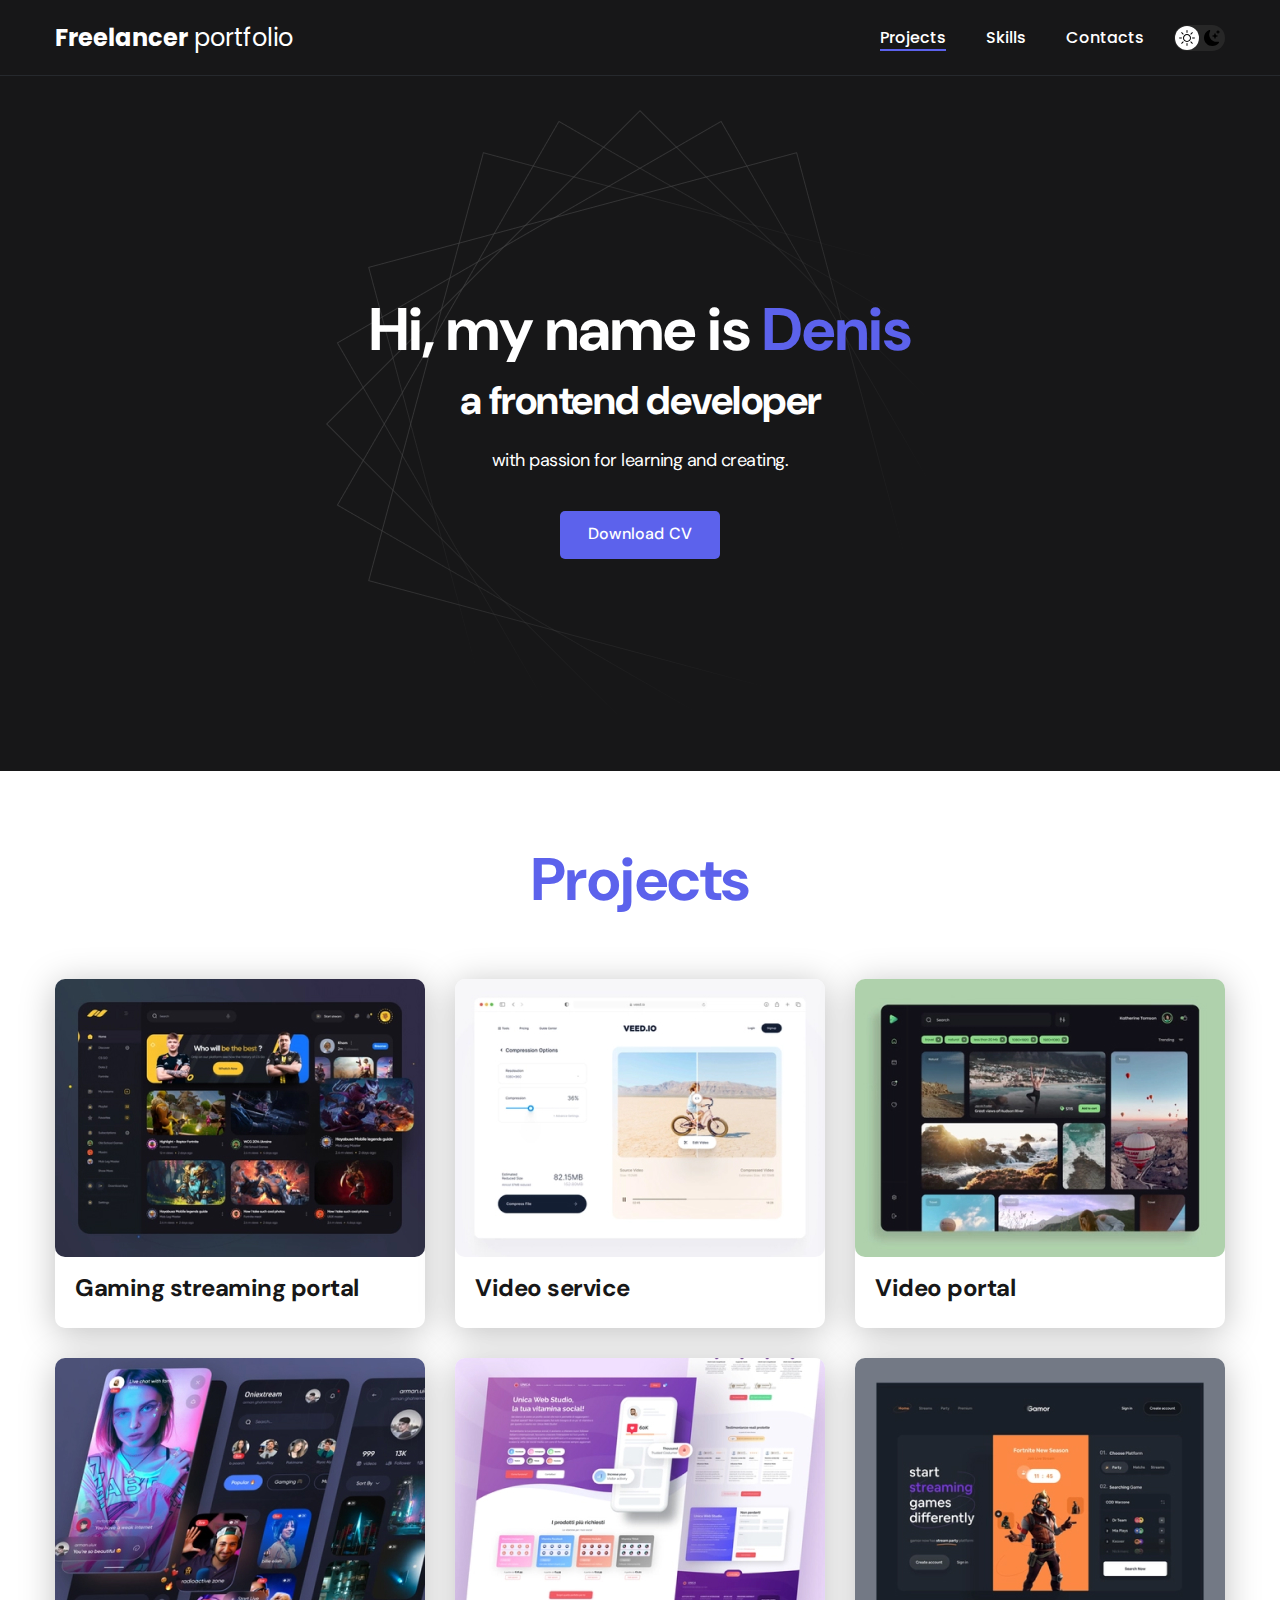
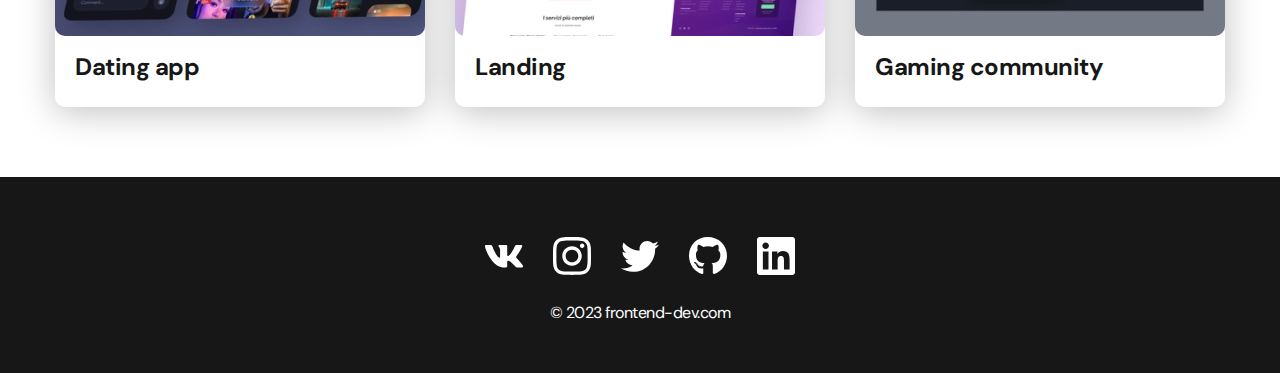
<file: index.html>
<!DOCTYPE html>
<html lang="en">
<head>
    <meta charset="UTF-8">
    <meta name="viewport" content="width=device-width, initial-scale=1.0">
    <title>Freelancer Portfolio</title>
    <link rel="stylesheet" href="./css/main.css">
</head>
<body>
    <nav class="nav">
        <div class="container">
            <div class="nav-row">
                <a href="./index.html" class="logo"><strong>Freelancer</strong> portfolio</a>

                <button class="dark-mode-btn">
                    <img src="./img/icons/sun.svg" alt="Light mode" class="dark-mode-btn__icon">
                    <img src="./img/icons/moon.svg" alt="Dark mode" class="dark-mode-btn__icon">
                </button>

                <ul class="nav-list">
                    <li class="nav-list__item"><a href="./index.html" class="nav-list__link nav-list__link--active">Projects</a></li>
                    <li class="nav-list__item"><a href="./skills.html" class="nav-list__link">Skills</a></li>
                    <li class="nav-list__item"><a href="./contacts.html" class="nav-list__link">Contacts</a></li>
                </ul>
            </div>
        </div>
    </nav>

    <header class="header">
        <div class="header__wrapper">
            <h1 class="header__title">
                <strong>Hi, my name is <em>Denis</em></strong><br>
                a frontend developer
            </h1>
            <div class="header__text">
                <p>with passion for learning and creating.</p>
            </div>
            <a href="#!" class="btn">Download CV</a>
        </div>
    </header>

    <main class="section">
        <div class="container">
            <h2 class="title-1">Projects</h2>
            <ul class="projects">
                <li class="project">
                    <a href="./project-page.html">
                        <img src="./img/projects/01.jpg" alt="Project img" class="project__img">
                        <h3 class="project__title">Gaming streaming portal</h3>
                    </a>
                </li>
                <li class="project">
                    <a href="./project-page.html">
                        <img src="./img/projects/02.jpg" alt="Project img" class="project__img">
                        <h3 class="project__title">Video service</h3>
                    </a>
                </li>
                <li class="project">
                    <a href="./project-page.html">
                        <img src="./img/projects/03.jpg" alt="Project img" class="project__img">
                        <h3 class="project__title">Video portal</h3>
                    </a>
                </li>
                <li class="project">
                    <img src="./img/projects/04.jpg" alt="Project img" class="project__img">
                    <h3 class="project__title">Dating app</h3>
                </li>
                <li class="project">
                    <img src="./img/projects/05.jpg" alt="Project img" class="project__img">
                    <h3 class="project__title">Landing</h3>
                </li>
                <li class="project">
                    <img src="./img/projects/06.jpg" alt="Project img" class="project__img">
                    <h3 class="project__title">Gaming community</h3>
                </li>
            </ul>
        </div>
    </main>

    <footer class="footer">
        <div class="container">
            <div class="footer__wrapper">
                <ul class="social">
                    <li class="social__item">
                        <a href="#!"><img src="./img/icons/vk.svg" alt="link"></a>
                    </li>
                    <li class="social__item">
                        <a href="#!"><img src="./img/icons/instagram.svg" alt="link"></a>
                    </li>
                    <li class="social__item">
                        <a href="#!"><img src="./img/icons/twitter.svg" alt="link"></a>
                    </li>
                    <li class="social__item">
                        <a href="#!"><img src="./img/icons/gitHub.svg" alt="link"></a>
                    </li>
                    <li class="social__item">
                        <a href="#!"><img src="./img/icons/linkedIn.svg" alt="link"></a>
                    </li>
                </ul>
                <div class="copyright">
                    <p>© 2023 frontend-dev.com</p>
                </div>
            </div>
        </div>
    </footer>

    <script src="./js/main.js"></script>

</body>
</html>
</file>
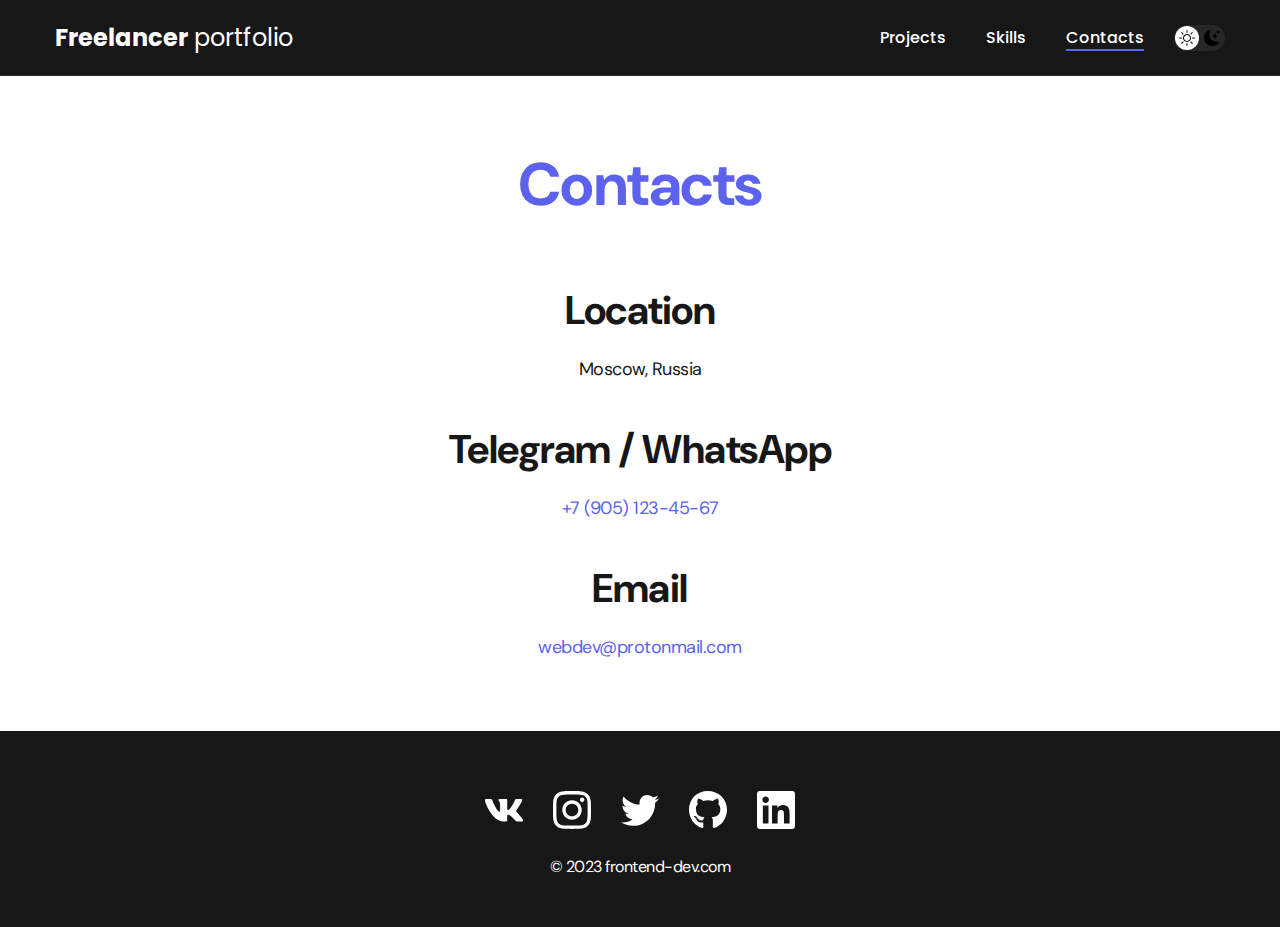
<file: contacts.html>
<!DOCTYPE html>
<html lang="en">
<head>
    <meta charset="UTF-8">
    <meta name="viewport" content="width=device-width, initial-scale=1.0">
    <title>Freelancer Portfolio</title>
    <link rel="stylesheet" href="./css/main.css">
</head>
<body>
    <nav class="nav">
        <div class="container">
            <div class="nav-row">
                <a href="./index.html" class="logo"><strong>Freelancer</strong> portfolio</a>
                <button class="dark-mode-btn">
                    <img src="./img/icons/sun.svg" alt="Light mode" class="dark-mode-btn__icon">
                    <img src="./img/icons/moon.svg" alt="Dark mode" class="dark-mode-btn__icon">
                </button>
                <ul class="nav-list">
                    <li class="nav-list__item"><a href="./index.html" class="nav-list__link">Projects</a></li>
                    <li class="nav-list__item"><a href="./skills.html" class="nav-list__link">Skills</a></li>
                    <li class="nav-list__item"><a href="./contacts.html" class="nav-list__link nav-list__link--active">Contacts</a></li>
                </ul>
            </div>
        </div>
    </nav>

    <main class="section">
        <div class="container">  
            <h1 class="title-1">Contacts</h1>

            <ul class="content-list">
                <li class="content-list__item">
                    <h2 class="title-2">Location</h2>
                    <p>Moscow, Russia</p>
                </li>
                <li class="content-list__item">
                    <h2 class="title-2">Telegram / WhatsApp</h2>
                    <p><a href="tel:+79081234567">+7 (905) 123-45-67</a></p>
                </li>
                <li class="content-list__item">
                    <h2 class="title-2">Email</h2>
                    <p><a href="mailto:webdev@protonmail.com">webdev@protonmail.com</a></p>
                </li>
            </ul>
        </div>
    </main>

    <footer class="footer">
        <div class="container">
            <div class="footer__wrapper">
                <ul class="social">
                    <li class="social__item">
                        <a href="#!"><img src="./img/icons/vk.svg" alt="link"></a>
                    </li>
                    <li class="social__item">
                        <a href="#!"><img src="./img/icons/instagram.svg" alt="link"></a>
                    </li>
                    <li class="social__item">
                        <a href="#!"><img src="./img/icons/twitter.svg" alt="link"></a>
                    </li>
                    <li class="social__item">
                        <a href="#!"><img src="./img/icons/gitHub.svg" alt="link"></a>
                    </li>
                    <li class="social__item">
                        <a href="#!"><img src="./img/icons/linkedIn.svg" alt="link"></a>
                    </li>
                </ul>
                <div class="copyright">
                    <p>© 2023 frontend-dev.com</p>
                </div>
            </div>
        </div>
    </footer>

    <script src="./js/main.js"></script>

</body>
</html>
</file>
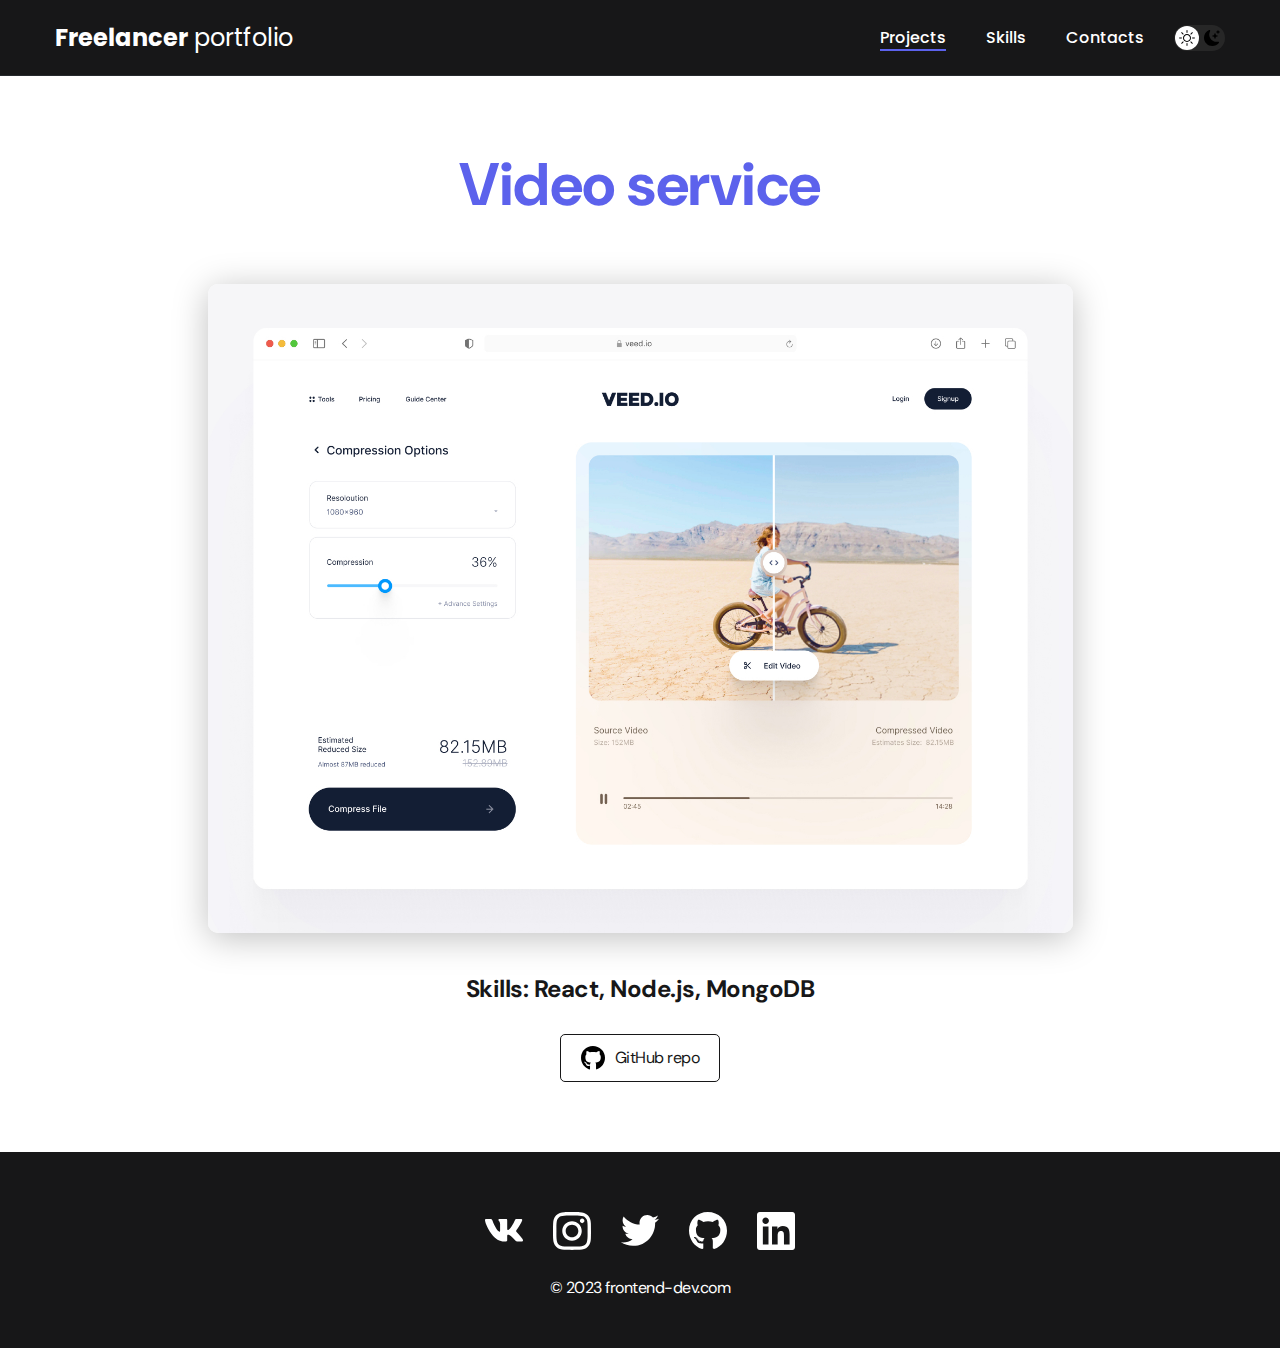
<file: project-page.html>
<!DOCTYPE html>
<html lang="en">
<head>
    <meta charset="UTF-8">
    <meta name="viewport" content="width=device-width, initial-scale=1.0">
    <title>Freelancer Portfolio</title>
    <link rel="stylesheet" href="./css/main.css">
</head>
<body>
    <nav class="nav">
        <div class="container">
            <div class="nav-row">
                <a href="./index.html" class="logo"><strong>Freelancer</strong> portfolio</a>
                <button class="dark-mode-btn">
                    <img src="./img/icons/sun.svg" alt="Light mode" class="dark-mode-btn__icon">
                    <img src="./img/icons/moon.svg" alt="Dark mode" class="dark-mode-btn__icon">
                </button>
                <ul class="nav-list">
                    <li class="nav-list__item"><a href="./index.html" class="nav-list__link nav-list__link--active">Projects</a></li>
                    <li class="nav-list__item"><a href="./skills.html" class="nav-list__link">Skills</a></li>
                    <li class="nav-list__item"><a href="./contacts.html" class="nav-list__link">Contacts</a></li>
                </ul>
            </div>
        </div>
    </nav>

    <main class="section">
        <div class="container">
            <div class="project-details">
                <h1 class="title-1">Video service</h1>
                <img src="./img/projects/02-big.jpg" alt="cover" class="project-dateils__cover">
                <div class="project-details__desc">
                    <p>Skills: React, Node.js, MongoDB</p>
                </div>
                <a href="#!" class="btn-outline">
                    <img src="./img/icons/gitHub-black.svg" alt="">
                    GitHub repo
                </a>
            </div>
        </div>
    </main>

    <footer class="footer">
        <div class="container">
            <div class="footer__wrapper">
                <ul class="social">
                    <li class="social__item">
                        <a href="#!"><img src="./img/icons/vk.svg" alt="link"></a>
                    </li>
                    <li class="social__item">
                        <a href="#!"><img src="./img/icons/instagram.svg" alt="link"></a>
                    </li>
                    <li class="social__item">
                        <a href="#!"><img src="./img/icons/twitter.svg" alt="link"></a>
                    </li>
                    <li class="social__item">
                        <a href="#!"><img src="./img/icons/gitHub.svg" alt="link"></a>
                    </li>
                    <li class="social__item">
                        <a href="#!"><img src="./img/icons/linkedIn.svg" alt="link"></a>
                    </li>
                </ul>
                <div class="copyright">
                    <p>© 2023 frontend-dev.com</p>
                </div>
            </div>
        </div>
    </footer>

    <script src="./js/main.js"></script>

</body>
</html>
</file>
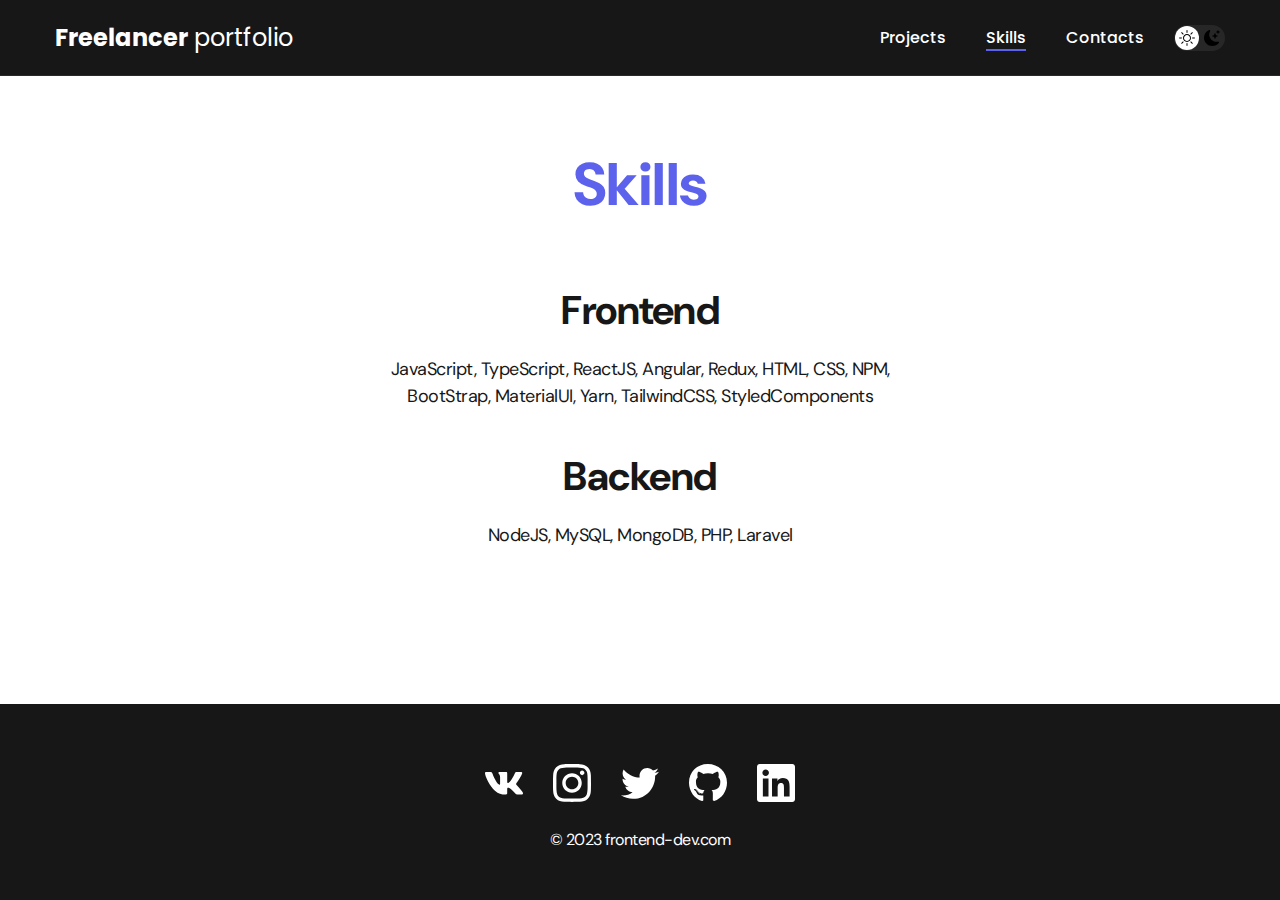
<file: skills.html>
<!DOCTYPE html>
<html lang="en">
<head>
    <meta charset="UTF-8">
    <meta name="viewport" content="width=device-width, initial-scale=1.0">
    <title>Freelancer Portfolio</title>
    <link rel="stylesheet" href="./css/main.css">
</head>
<body>
    <nav class="nav">
        <div class="container">
            <div class="nav-row">
                <a href="./index.html" class="logo"><strong>Freelancer</strong> portfolio</a>
                <button class="dark-mode-btn">
                    <img src="./img/icons/sun.svg" alt="Light mode" class="dark-mode-btn__icon">
                    <img src="./img/icons/moon.svg" alt="Dark mode" class="dark-mode-btn__icon">
                </button>
                <ul class="nav-list">
                    <li class="nav-list__item"><a href="./index.html" class="nav-list__link">Projects</a></li>
                    <li class="nav-list__item"><a href="./skills.html" class="nav-list__link nav-list__link--active">Skills</a></li>
                    <li class="nav-list__item"><a href="./contacts.html" class="nav-list__link">Contacts</a></li>
                </ul>
            </div>
        </div>
    </nav>

    <main class="section">
        <div class="container">  
            <h1 class="title-1">Skills</h1>

            <ul class="content-list">
                <li class="content-list__item">
                    <h2 class="title-2">Frontend</h2>
                    <p>JavaScript, TypeScript, ReactJS, Angular, Redux, HTML, CSS, NPM, BootStrap, MaterialUI, Yarn, TailwindCSS, StyledComponents</p>
                </li>
                <li class="content-list__item">
                    <h2 class="title-2">Backend</h2>
                    <p>NodeJS, MySQL, MongoDB, PHP, Laravel</p>
                </li>
            </ul>
        </div>
    </main>

    <footer class="footer">
        <div class="container">
            <div class="footer__wrapper">
                <ul class="social">
                    <li class="social__item">
                        <a href="#!"><img src="./img/icons/vk.svg" alt="link"></a>
                    </li>
                    <li class="social__item">
                        <a href="#!"><img src="./img/icons/instagram.svg" alt="link"></a>
                    </li>
                    <li class="social__item">
                        <a href="#!"><img src="./img/icons/twitter.svg" alt="link"></a>
                    </li>
                    <li class="social__item">
                        <a href="#!"><img src="./img/icons/gitHub.svg" alt="link"></a>
                    </li>
                    <li class="social__item">
                        <a href="#!"><img src="./img/icons/linkedIn.svg" alt="link"></a>
                    </li>
                </ul>
                <div class="copyright">
                    <p>© 2023 frontend-dev.com</p>
                </div>
            </div>
        </div>
    </footer>

    <script src="./js/main.js"></script>

</body>
</html>
</file>
<file: css/main.css>
@import "./reset.css";
@import url('https://fonts.googleapis.com/css2?family=DM+Sans:opsz,wght@9..40,400;9..40,500;9..40,700&family=Poppins:wght@400;500;700&display=swap');

/* 
font-family: 'DM Sans', sans-serif;
font-family: 'Poppins', sans-serif;
 */

/* * {
    border: 1px solid red;
} */

/* переменные */
:root {
    --black: #171718;
    --black-border: #26292D;
    --white: #FFF;
    --purple: #5C62EC;

    --text-color: var(--black);
    --dark-bg: var(--black);
    --dark-border: var(--black-border);
    --header-text: var(--white);
    --accent: var(--purple);

    /* Light mode */
    --page-bg: var(--white);
    --text-color: var(--black);
    --title-1: var(--accent);
    --project-card-bg: var(--white);
    --project-card-text: var(--black);
    --box-shadow: 0px 5px 35px 0px rgba(0, 0, 0, 0.25);
}

.dark {
    /* Dark mode */
    --page-bg: #252526;
    --text-color: var(--white);
    --title-1: var(--white);
    --project-card-bg: var(--black);
    --project-card-text: var(--white);
    --box-shadow: 0px 5px 35px 0px rgba(0, 0, 0, 0.8);
}

/* General */

 html, body {
    font-family: 'DM Sans', sans-serif;
    letter-spacing: -0.5px;
    min-height: 100vh; /* для футера снизу */
    display: flex; /* для футера снизу */
    flex-direction: column; /* для футера снизу */
    /* color mode */
    background-color: var(--page-bg);
    color: var(--text-color);
 }


.container {
    margin: 0 auto; /* по центру */
    padding: 0 15px; /* оступ снизу-сверху 0px, слева-справа 15px */
    max-width: 1200px; /* т.к. box-sizing: border-box; то добавляем 15+15px к 1170px */
}

.section {
    padding: 70px 0;
}

.title-1 {
    margin-bottom: 60px;
    font-size: 60px;
    font-weight: 700;
    line-height: 1.3;
    color: var(--title-1);
    text-align: center;
}

.title-2 {
    margin-bottom: 20px;
    font-size: 40px;
    line-height: 1.3;
    font-weight: 700;
}

 /* Nav */

 .nav {
    padding: 20px 0; /* оступ снизу-сверху 20px, слева-справа 0px */
    border-bottom: 1px solid var(--dark-border);
    background-color: var(--dark-bg);
    color: var(--header-text);
    letter-spacing: normal;
 }

 .nav-row {
    display: flex; /* элементы  в строку, а не в столбик по умолчанию*/
    justify-content: flex-end; /* текст по краям */
    align-items: center; /* т.к. высота текста разная, то выравнием текст */
    column-gap: 30px; /* отступ между колонками */
    row-gap: 20px;  /* для мобильной адаптации - оступ между строками*/
    flex-wrap: wrap;
 }

 .logo {
    margin-right: auto;
    color: var(--header-text);
    font-size: 24px;
    font-family: 'Poppins', sans-serif;
 }

 .logo strong {
    font-weight: 700;
 }

 .nav-list {
    display: flex;
    align-items: center;
    flex-wrap: wrap;
    column-gap: 40px;
    row-gap: 10px;
    font-size: 16px;
    font-weight: 500;
    font-family: 'Poppins', sans-serif;
}

.nav-list__link {
    color: var(--header-text);
    transition: opacity 0.2s ease-in;
}

.nav-list__link:hover {
    opacity: 0.8;
}

.nav-list__link--active {
    position: relative; /* родитель */
}

.nav-list__link--active::before {
    content: ""; /* для отображения */
    position: absolute; /* относительно к родителю*/
    left: 0;
    top: 100%; /* оступает всю высоту ссылки (т.е. будет снизу) */
    display: block;
    height: 2px;
    width: 100%;
    background-color: var(--accent);
}

/* Dark mode btn */
.dark-mode-btn {
    position: relative;
    display: flex;
    justify-content: space-between;
    width: 51px;
    height: 26px;
    padding: 5px;
    background-color: #272727;
    border-radius: 50px;
    order: 1;
}

.dark-mode-btn::before {
    position: absolute;
    top: 1px;
    left: 1px;
    content: "";
    display: block;
    width: 24px;
    height: 24px;
    border-radius: 50%;
    background-color: var(--white);
    transition: left 0.2s ease-in;
}

.dark-mode-btn--active::before {
    left: 26px;
}

.dark-mode-btn__icon {
    position: relative;
    z-index: 9;
}

/* Header */

.header {
    padding: 40px 0;
    min-height: 695px; /* 760 - (45+20)*/
    display: flex;
    justify-content: center;
    align-items: center;
    background-color: var(--dark-bg);
    background-image: url('./../img/header-bg.png');
    background-repeat: no-repeat;
    background-size: auto;
    background-position: center center;
    color: var(--header-text);
    text-align: center;
}

.header__wrapper {
    padding: 0 15px;
    max-width: 660px; /* 630 + (15+15)*/
}

.header__title {
    margin-bottom: 20px;
    font-size: 40px;
    font-weight: 700;
    line-height: 1.4;
}

.header__title strong {
    font-size: 60px;
    font-weight: 700;
}

.header__title em {
    font-style: normal;
    color: var(--accent);
}

.header__text {
    margin-bottom: 40px;
    font-size: 18px;
    line-height: 1.333; /* 24 / 18 */
}

.header__text p + p {
    margin-top: 0.5em; /* 1em = размер шрифта (18px) */
}

/* Btn */

.btn {
    display: inline-block;
    height: 48px;
    padding: 12px 28px;
    border-radius: 5px;
    background-color: var(--accent);
    color: var(--white);
    letter-spacing: 0.15px;
    font-size: 16px;
    font-weight: 500;
    transition: opacity 0.2s ease-in;
}

.btn:hover {
    opacity: 0.8;
}

.btn:active {
    position: relative;
    top: 1px;
}

/* Btn-outline */

.btn-outline {
    display: flex;
    column-gap: 10px;
    align-items: center;
    height: 48px;
    padding: 12px 20px;
    border-radius: 5px;
    border: 1px solid var(--black);
    color: var(--black);
    transition: opacity 0.2s ease-in;
    background-color: var(--white);
}

.btn-outline:hover {
    opacity: 0.8;
}

.btn-outline:active {
    position: relative;
    top: 1px;
}

/* Projects */

.projects {
    display: flex;
    justify-content: center;
    flex-wrap: wrap;
    column-gap: 30px;
    row-gap: 30px;
}

.project {
    max-width: 370px;
    background-color: var(--project-card-bg);
    border-radius: 10px;
    box-shadow: 0px 5px 35px 0px rgba(0, 0, 0, 0.25);

}

.project__img {
    border-radius: 10px;
}

.project__title {
    padding: 15px 20px 25px;
    font-size: 24px;
    font-weight: 700;
    line-height: 1.3; /* 31.2px */
    color: var(--project-card-text);
}

/* Project details */

.project-details {
    margin: 0 auto;
    max-width: 865px;
    display: flex;
    flex-direction: column;
    align-items: center;
    text-align: center;
}

.project-dateils__cover {
    max-width: 100%;
    margin-bottom: 40px;
    border-radius: 10px;
    box-shadow: var(--box-shadow);
}

.project-details__desc {
    margin-bottom: 30px;
    font-size: 24px;
    font-weight: 700;
    line-height: 1.3;
}

/* Content list */

.content-list {
    margin: 0 auto;
    max-width: 570px;
    display: flex;
    flex-direction: column;
    align-items: center;
    text-align: center;
    row-gap: 40px;
}

.content-list a {
    color: var(--accent);
}

.content-list__item {
    font-size: 18px;
    line-height: 1.5; /* 27px */
}

.content-list__item p + p {
    margin-top: 0.5em;
}

/* Footer */

.footer {
    background-color: var(--dark-bg);
    padding: 60px 0 50px;
    color: var(--white);
    margin-top: auto; /* для футера снизу */
}

.footer__wrapper {
    display: flex;
    flex-direction: column;
    align-items: center;
    row-gap: 27px;
}

.social {
    display: flex;
    column-gap: 30px;
    align-items: center;
}

.copyright {
    font-size: 16px;
}

.copyright p + p {
    margin-top: 0.5em;
}

@media (max-width: 620px) {

    /* Nav */

    .nav-row {
        justify-content: space-between;
    }

    .dark-mode-btn {
        order: 0;
    }
    
    /* Header */
    
    .header {
        min-height: unset;
    }

    .header__title {
        font-size: 30px;
    }

    .header__title strong {
        font-size: 40px;
    }

    /*  General */

    .section {
        padding: 40px 0;
    }

    .title-1 {
        margin-bottom: 30px;
        font-size: 40px;
    }

    .title-2 {
        margin-bottom: 10px;
        font-size: 30px;
    }

    /* Projects */

    .project__title {
        font-size: 22px;
    }

    /* Project-page */

    .project-details__desc {
        font-size: 22px;
        margin-bottom: 20px;
    }

    /* Content list */

    .content-list {
        row-gap: 20px;
    }

    .content-list__item {
        font-size: 16px;
    }

    /* Footer */

    .footer {
        padding: 40px 0 30px;
    }

    .footer__wrapper {
        row-gap: 20px;
    }

    /* Social */

    .social {
        column-gap: 20px;
    }

    .social__item {
        width: 28px;
    }
}
</file>
